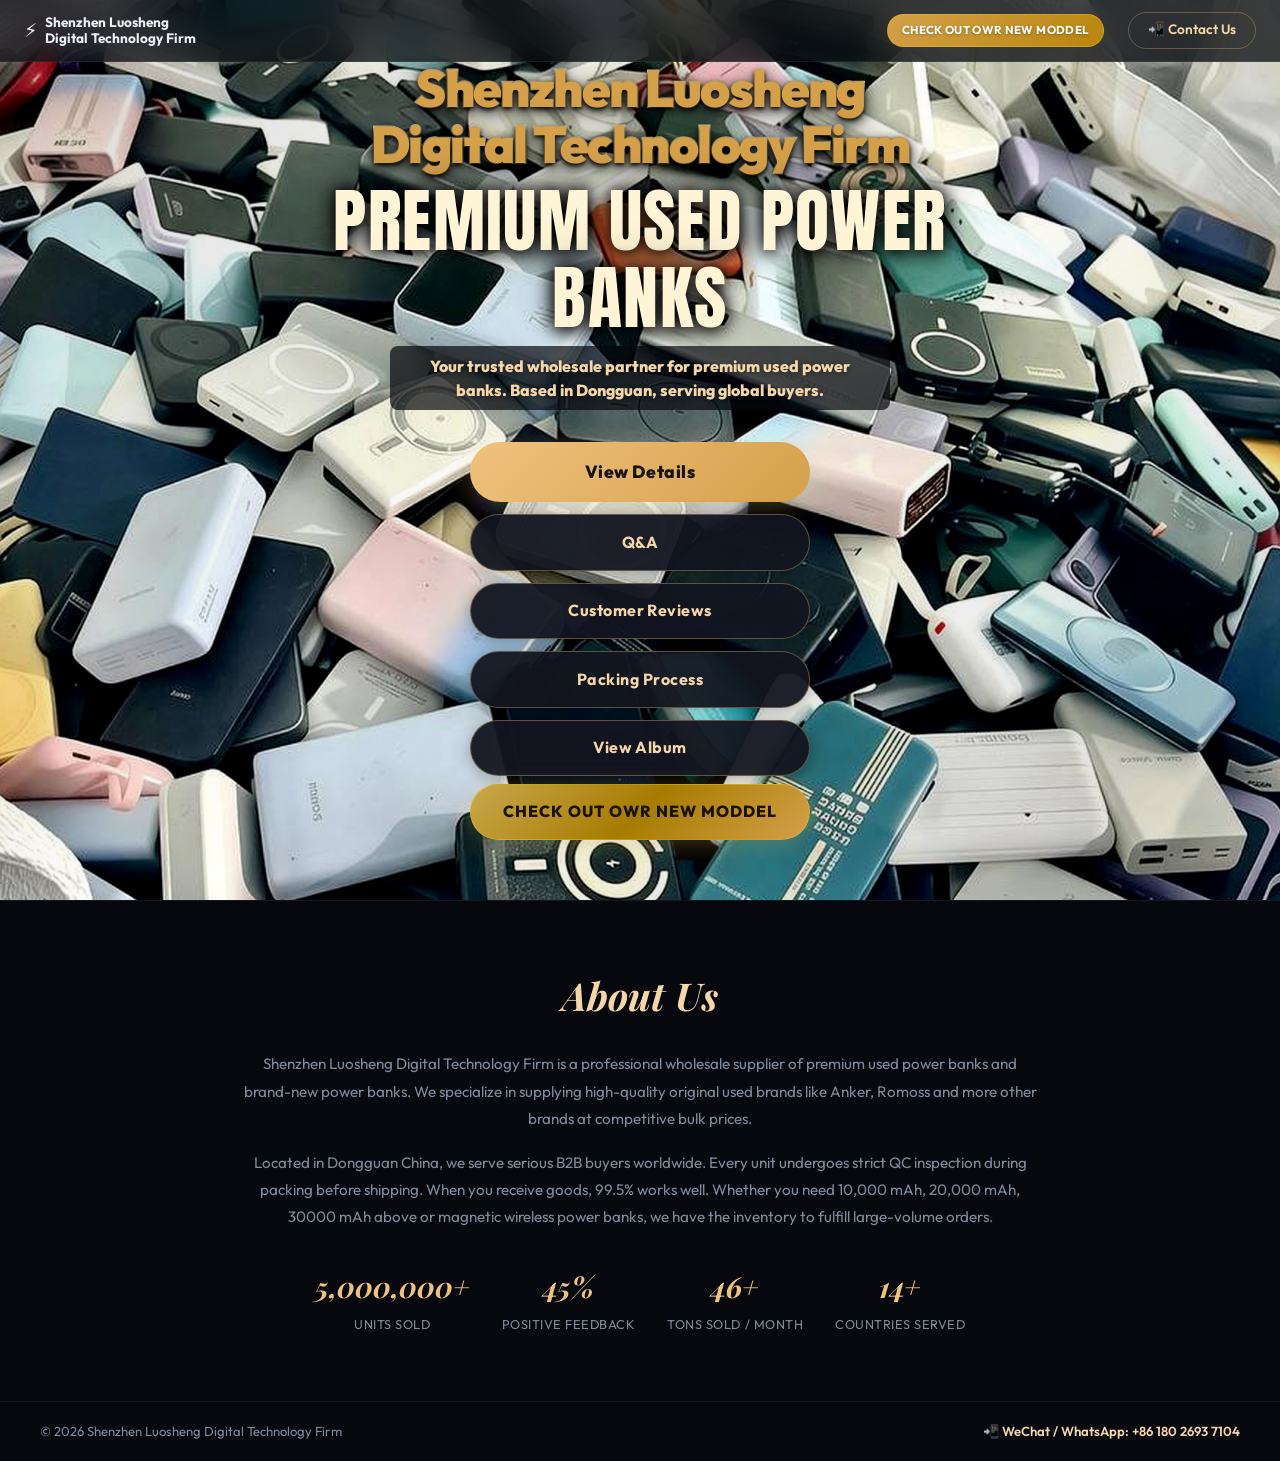
<file: index.html>
<!DOCTYPE html>
<html lang="en">
<head>
  <meta charset="UTF-8" />
  <meta name="viewport" content="width=device-width, initial-scale=1.0" />
  <title>Shenzhen Luosheng Digital Technology Firm</title>
  <link rel="preconnect" href="https://fonts.googleapis.com" />
  <link href="https://fonts.googleapis.com/css2?family=Outfit:wght@300..900&family=Playfair+Display:ital,wght@0,600..900;1,600..900&family=Anton&display=swap" rel="stylesheet" />
  <link rel="preload" href="bg-hero.jpg" as="image" fetchpriority="high" />
  <link rel="stylesheet" href="style.css?v=3" />
</head>
<body>

  <!-- ═══ HEADER ═══ -->
  <header class="header">
    <div class="header__inner">
      <a href="#" class="header__logo">
        <span class="header__logo-icon">⚡</span>
        <span>Shenzhen Luosheng<br />Digital Technology Firm</span>
      </a>
      <nav class="header__nav">
        <a href="javascript:void(0)" class="header__cta header__cta--new" onclick="openComingSoon()">CHECK OUT OWR NEW MODDEL</a>
        <a href="https://wa.me/8618026937104" target="_blank" class="header__cta">📲 Contact Us</a>
      </nav>
      <button class="header__burger" aria-label="Menu">
        <span></span><span></span><span></span>
      </button>
    </div>
  </header>

  <!-- ═══ HERO ═══ -->
  <section class="hero" id="hero">
    <div class="hero__bg"></div>
    <div class="hero__overlay"></div>
    <div class="hero__content">
      <h1 class="hero__title">Shenzhen Luosheng<br />Digital Technology Firm</h1>
      <p class="hero__sub">Premium Used Power Banks</p>
      <p class="hero__tagline">Your trusted wholesale partner for premium used power banks. Based in Dongguan, serving global buyers.</p>
      <div class="hero__buttons">
        <a href="details.html" class="btn btn--primary">View Details</a>
        <a href="qa.html" class="btn btn--secondary">Q&amp;A</a>
        <a href="customer-reviews.html" class="btn btn--secondary">Customer Reviews</a>
        <a href="reviews.html" class="btn btn--secondary">Packing Process</a>
        <a href="album.html" class="btn btn--secondary">View Album</a>
      </div>
      <a href="javascript:void(0)" class="btn btn--new-model" onclick="openComingSoon()">CHECK OUT OWR NEW MODDEL</a>
    </div>
  </section>

  <!-- ═══ ABOUT ═══ -->
  <section class="about" id="about">
    <div class="about__inner">
      <h2 class="about__title reveal">About Us</h2>
      <div class="about__content">
        <p class="reveal reveal-delay-1">Shenzhen Luosheng Digital Technology Firm is a professional wholesale supplier of premium used power banks and brand-new power banks. We specialize in supplying high-quality original used brands like Anker, Romoss and more other brands at competitive bulk prices.</p>
        <p class="reveal reveal-delay-2">Located in Dongguan China, we serve serious B2B buyers worldwide. Every unit undergoes strict QC inspection during packing before shipping. When you receive goods, 99.5% works well. Whether you need 10,000 mAh, 20,000 mAh, 30000 mAh above or magnetic wireless power banks, we have the inventory to fulfill large-volume orders.</p>
      </div>
      <div class="about__stats">
        <div class="about__stat reveal reveal-delay-1">
          <span class="about__stat-num" data-no-count>5,000,000+</span>
          <span class="about__stat-label">Units Sold</span>
        </div>
        <div class="about__stat reveal reveal-delay-2">
          <span class="about__stat-num">98%</span>
          <span class="about__stat-label">Positive Feedback</span>
        </div>
        <div class="about__stat reveal reveal-delay-3">
          <span class="about__stat-num">100+</span>
          <span class="about__stat-label">Tons Sold / Month</span>
        </div>
        <div class="about__stat reveal reveal-delay-4">
          <span class="about__stat-num">30+</span>
          <span class="about__stat-label">Countries Served</span>
        </div>
      </div>
    </div>
  </section>

  <!-- ═══ FOOTER ═══ -->
  <footer class="footer">
    <div class="footer__inner">
      <p>&copy; 2026 Shenzhen Luosheng Digital Technology Firm</p>
      <p class="footer__contact">📲 WeChat / WhatsApp: +86 180 2693 7104</p>
    </div>
  </footer>

  <!-- ═══ COMING SOON POPUP ═══ -->
  <div class="modal-overlay" id="comingSoonModal" onclick="closeComingSoon(event)">
    <div class="modal-box">
      <button class="modal-close" onclick="closeComingSoon()">&times;</button>
      <div class="modal-icon">🚀</div>
      <h2 class="modal-title">Coming Soon</h2>
      <p class="modal-text">Our new model is on the way!<br/>Stay tuned for the launch.</p>
      <button class="modal-btn" onclick="closeComingSoon()">Got it!</button>
    </div>
  </div>

  <script src="script.js?v=2"></script>
</body>
</html>
</file>
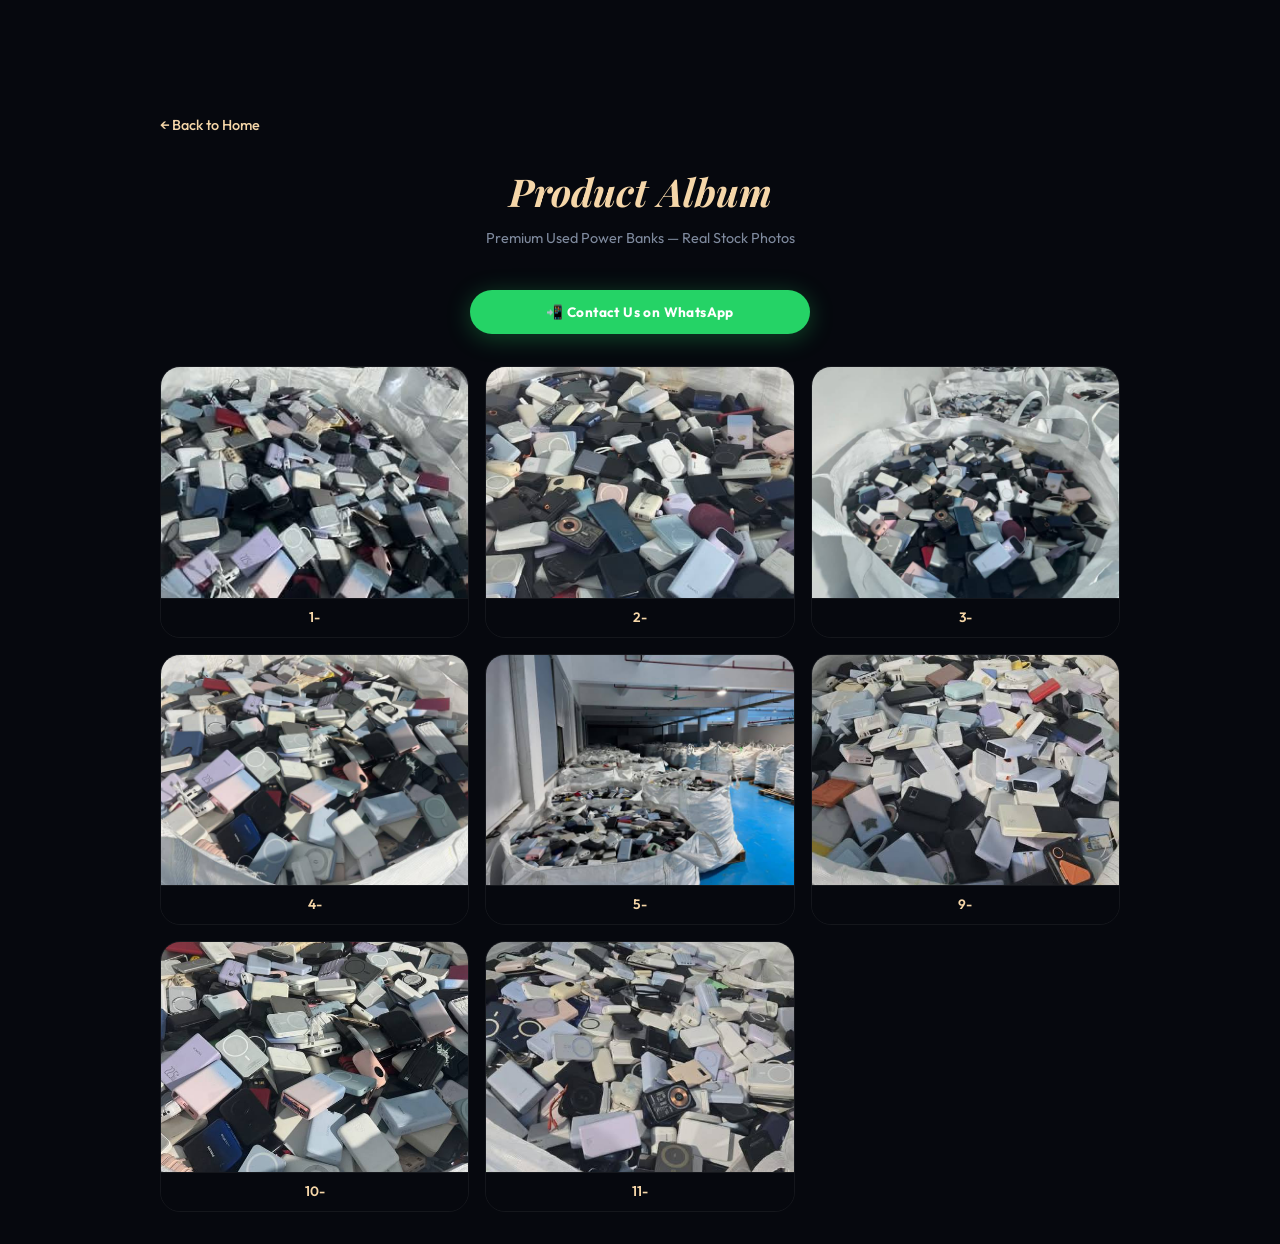
<file: album.html>
<!DOCTYPE html>
<html lang="en">
<head>
  <meta charset="UTF-8" />
  <meta name="viewport" content="width=device-width, initial-scale=1.0" />
  <title>Album — Premium Used Power Banks</title>
  <link rel="preconnect" href="https://fonts.googleapis.com" />
  <link href="https://fonts.googleapis.com/css2?family=Outfit:wght@300..900&family=Playfair+Display:ital,wght@0,600..900;1,600..900&display=swap" rel="stylesheet" />
  <link rel="stylesheet" href="style.css" />
  <style>
    .page-album{min-height:100vh;padding:7rem 1.5rem 2rem;background:var(--bg)}
    .album-header{text-align:center;margin-bottom:2.5rem}
    .album-header h1{font-family:'Playfair Display',serif;font-size:clamp(1.6rem,4vw,2.4rem);font-weight:700;font-style:italic;color:var(--gold-light)}
    .album-header p{color:var(--text-muted);font-size:0.9rem;margin-top:0.3rem}
    .album-grid{display:grid;grid-template-columns:repeat(auto-fit,minmax(280px,1fr));gap:1rem;max-width:960px;margin:0 auto}
    .album-card{border-radius:20px;overflow:hidden;border:1px solid var(--border);background:var(--bg-card);transition:transform 0.35s,box-shadow 0.35s}
    .album-card:hover{transform:translateY(-4px);box-shadow:0 16px 48px rgba(0,0,0,0.4)}
    .album-card img{width:100%;display:block;aspect-ratio:4/3;object-fit:cover}
    .album-card__label{display:block;padding:0.5rem 1rem;font-size:0.85rem;font-weight:600;color:var(--gold-light);background:var(--bg);text-align:center;border-top:1px solid var(--border)}
    .back-link{display:inline-flex;align-items:center;gap:0.4rem;color:var(--gold-light);text-decoration:none;font-size:0.9rem;font-weight:500;margin-bottom:1.5rem;transition:gap 0.3s}
    .back-link:hover{gap:0.7rem}
    @media(max-width:640px){.page-album{padding:5rem 0.75rem 1.5rem}}
  </style>
</head>
<body>
  <div class="page-album">
    <div style="max-width:960px;margin:0 auto">
      <a href="/" class="back-link">← Back to Home</a>
      <div class="album-header">
        <h1>Product Album</h1>
        <p>Premium Used Power Banks — Real Stock Photos</p>
      </div>
      <div style="text-align:center;margin-bottom:2rem">
        <a href="https://wa.me/8618026937104" target="_blank" class="btn btn--whatsapp" style="display:inline-flex;max-width:340px;padding:0.7rem 1.5rem;font-size:0.85rem">📲 Contact Us on WhatsApp</a>
      </div>
      <div class="album-grid">
        <div class="album-card">
          <img src="album-photo-1.jpg" alt="" loading="lazy" />
          <span class="album-card__label">1-</span>
        </div>
        <div class="album-card">
          <img src="album-photo-2.jpg" alt="" loading="lazy" />
          <span class="album-card__label">2-</span>
        </div>
        <div class="album-card">
          <img src="album-photo-3.jpg" alt="" loading="lazy" />
          <span class="album-card__label">3-</span>
        </div>
        <div class="album-card">
          <img src="album-photo-4.jpg" alt="" loading="lazy" />
          <span class="album-card__label">4-</span>
        </div>
        <div class="album-card">
          <img src="album-photo-5.jpg" alt="" loading="lazy" />
          <span class="album-card__label">5-</span>
        </div>
        <div class="album-card">
          <img src="album-photo-9.jpg" alt="" loading="lazy" />
          <span class="album-card__label">9-</span>
        </div>
        <div class="album-card">
          <img src="album-photo-10.jpg" alt="" loading="lazy" />
          <span class="album-card__label">10-</span>
        </div>
        <div class="album-card">
          <img src="album-photo-11.jpg" alt="" loading="lazy" />
          <span class="album-card__label">11-</span>
        </div>
      </div>
    </div>
  </div>
</body>
</html>
</file>
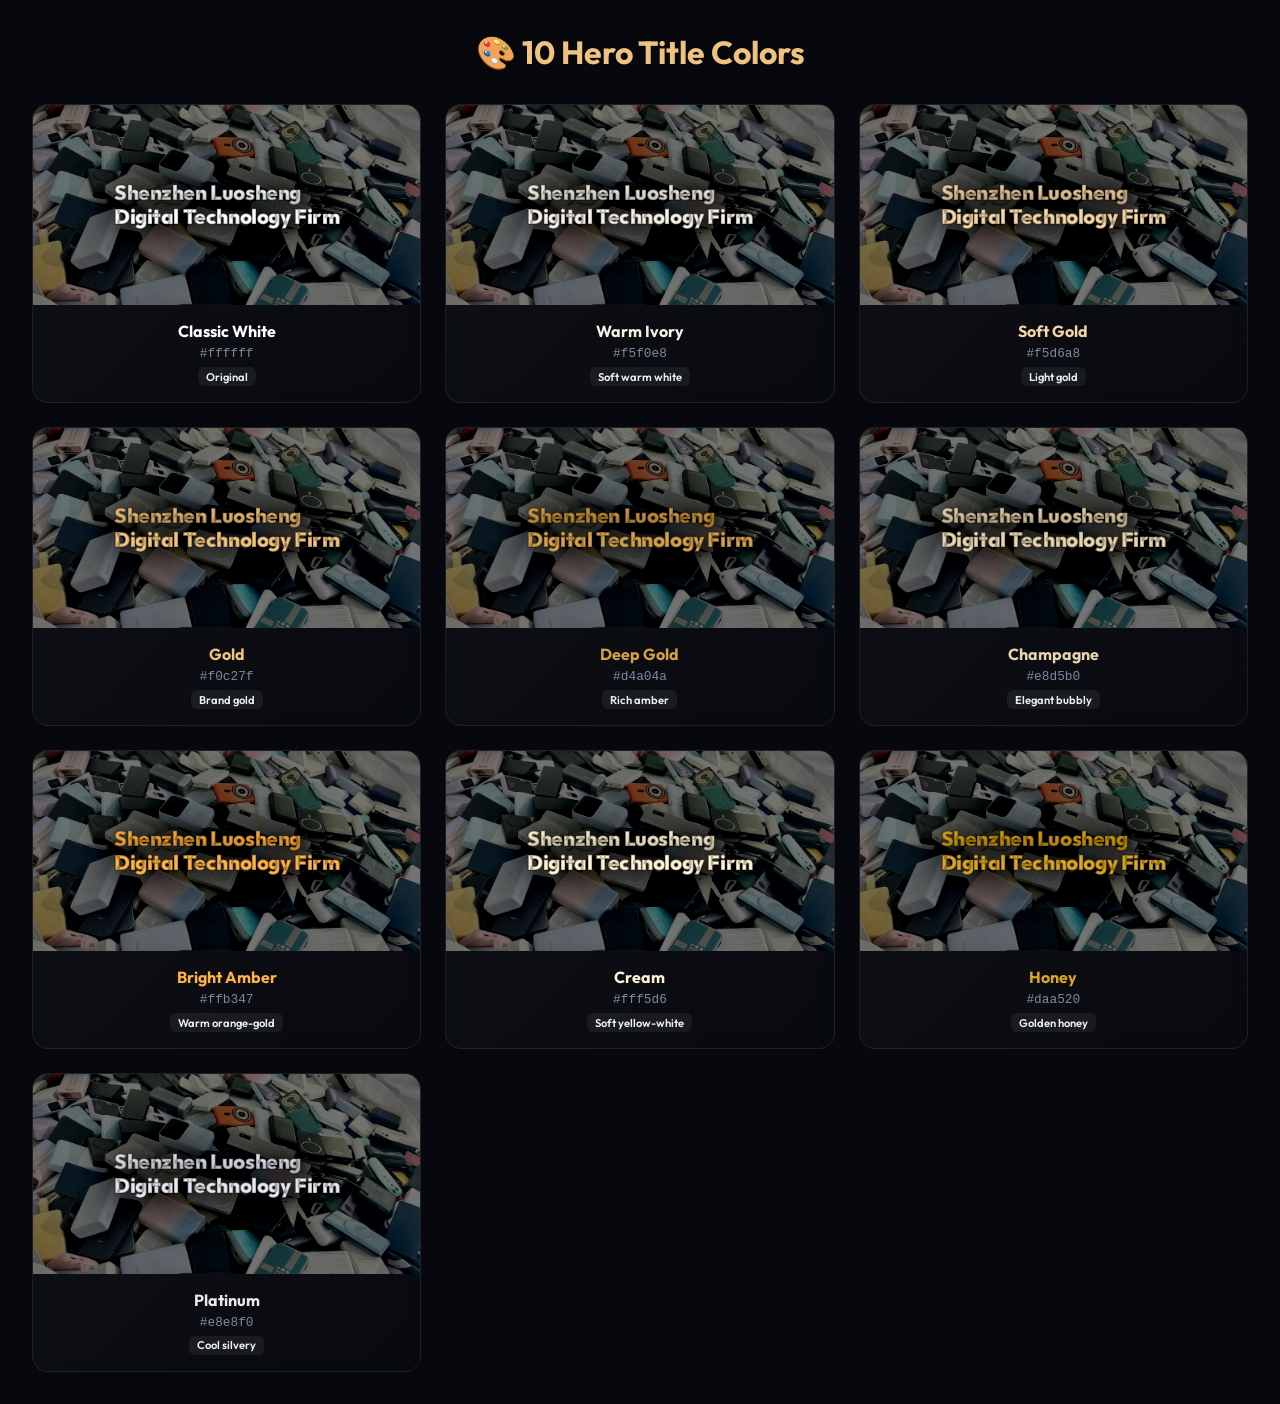
<file: color-preview.html>
<!DOCTYPE html>
<html lang="en">
<head>
  <meta charset="UTF-8" />
  <meta name="viewport" content="width=device-width, initial-scale=1.0" />
  <title>Color Preview — Hero Title</title>
  <link rel="preconnect" href="https://fonts.googleapis.com" />
  <link href="https://fonts.googleapis.com/css2?family=Outfit:wght@300..900&family=Playfair+Display:ital,wght@0,600..900;1,600..900&display=swap" rel="stylesheet" />
  <style>
    *{margin:0;padding:0;box-sizing:border-box}
    body{font-family:'Outfit',sans-serif;background:#06080e;color:#eaeef5;padding:2rem}
    h1{text-align:center;font-size:2rem;margin-bottom:2rem;color:var(--gold,#f0c27f)}
    .grid{display:grid;grid-template-columns:repeat(auto-fit,minmax(340px,1fr));gap:1.5rem;max-width:1400px;margin:0 auto}
    .card{
      background:linear-gradient(135deg,rgba(255,255,255,0.04),rgba(255,255,255,0.01));
      border:1px solid rgba(255,255,255,0.08);
      border-radius:16px;overflow:hidden;
      backdrop-filter:blur(8px);
      transition:transform 0.3s;
    }
    .card:hover{transform:translateY(-4px)}
    .card__preview{
      position:relative;width:100%;height:200px;
      display:flex;align-items:center;justify-content:center;
      overflow:hidden;
    }
    .card__preview img{
      position:absolute;inset:0;width:100%;height:100%;object-fit:cover;
      filter:brightness(0.45);
    }
    .card__text{
      position:relative;z-index:2;text-align:center;padding:1rem;
    }
    .card__preview h2{
      font-family:'Outfit',sans-serif;
      font-size:1.3rem;font-weight:900;
      line-height:1.15;letter-spacing:-0.02em;
      position:relative;z-index:2;
      text-shadow:
        0 0 20px rgba(0,0,0,0.9),
        0 0 60px rgba(0,0,0,0.6),
        0 4px 30px rgba(0,0,0,0.8);
      -webkit-text-stroke:1.5px rgba(0,0,0,0.3);
    }
    .card__info{padding:1rem;text-align:center}
    .card__info .name{font-size:1rem;font-weight:700;color:var(--gold,#f0c27f);margin-bottom:0.3rem}
    .card__info .hex{font-size:0.8rem;color:#7f8a9e;font-family:monospace}
    .tag{display:inline-block;margin-top:0.4rem;padding:0.15rem 0.5rem;border-radius:6px;font-size:0.7rem;font-weight:600;background:rgba(255,255,255,0.06);color:var(--gold-light)}
  </style>
</head>
<body>
  <h1>🎨 10 Hero Title Colors</h1>
  <div class="grid" id="grid"></div>
  <script>
    const colors = [
      { name: "Classic White", color: "#ffffff", note: "Original" },
      { name: "Warm Ivory", color: "#f5f0e8", note: "Soft warm white" },
      { name: "Soft Gold", color: "#f5d6a8", note: "Light gold" },
      { name: "Gold", color: "#f0c27f", note: "Brand gold" },
      { name: "Deep Gold", color: "#d4a04a", note: "Rich amber" },
      { name: "Champagne", color: "#e8d5b0", note: "Elegant bubbly" },
      { name: "Bright Amber", color: "#ffb347", note: "Warm orange-gold" },
      { name: "Cream", color: "#fff5d6", note: "Soft yellow-white" },
      { name: "Honey", color: "#daa520", note: "Golden honey" },
      { name: "Platinum", color: "#e8e8f0", note: "Cool silvery" }
    ];

    const grid = document.getElementById('grid');
    
    colors.forEach(c => {
      const card = document.createElement('div');
      card.className = 'card';
      card.innerHTML = `
        <div class="card__preview">
          <img src="bg-hero.jpg" alt="" loading="lazy" />
          <h2 style="color:${c.color}">Shenzhen Luosheng<br/>Digital Technology Firm</h2>
        </div>
        <div class="card__info">
          <div class="name" style="color:${c.color}">${c.name}</div>
          <div class="hex">${c.color}</div>
          <span class="tag">${c.note}</span>
        </div>
      `;
      grid.appendChild(card);
    });
  </script>
</body>
</html>
</file>
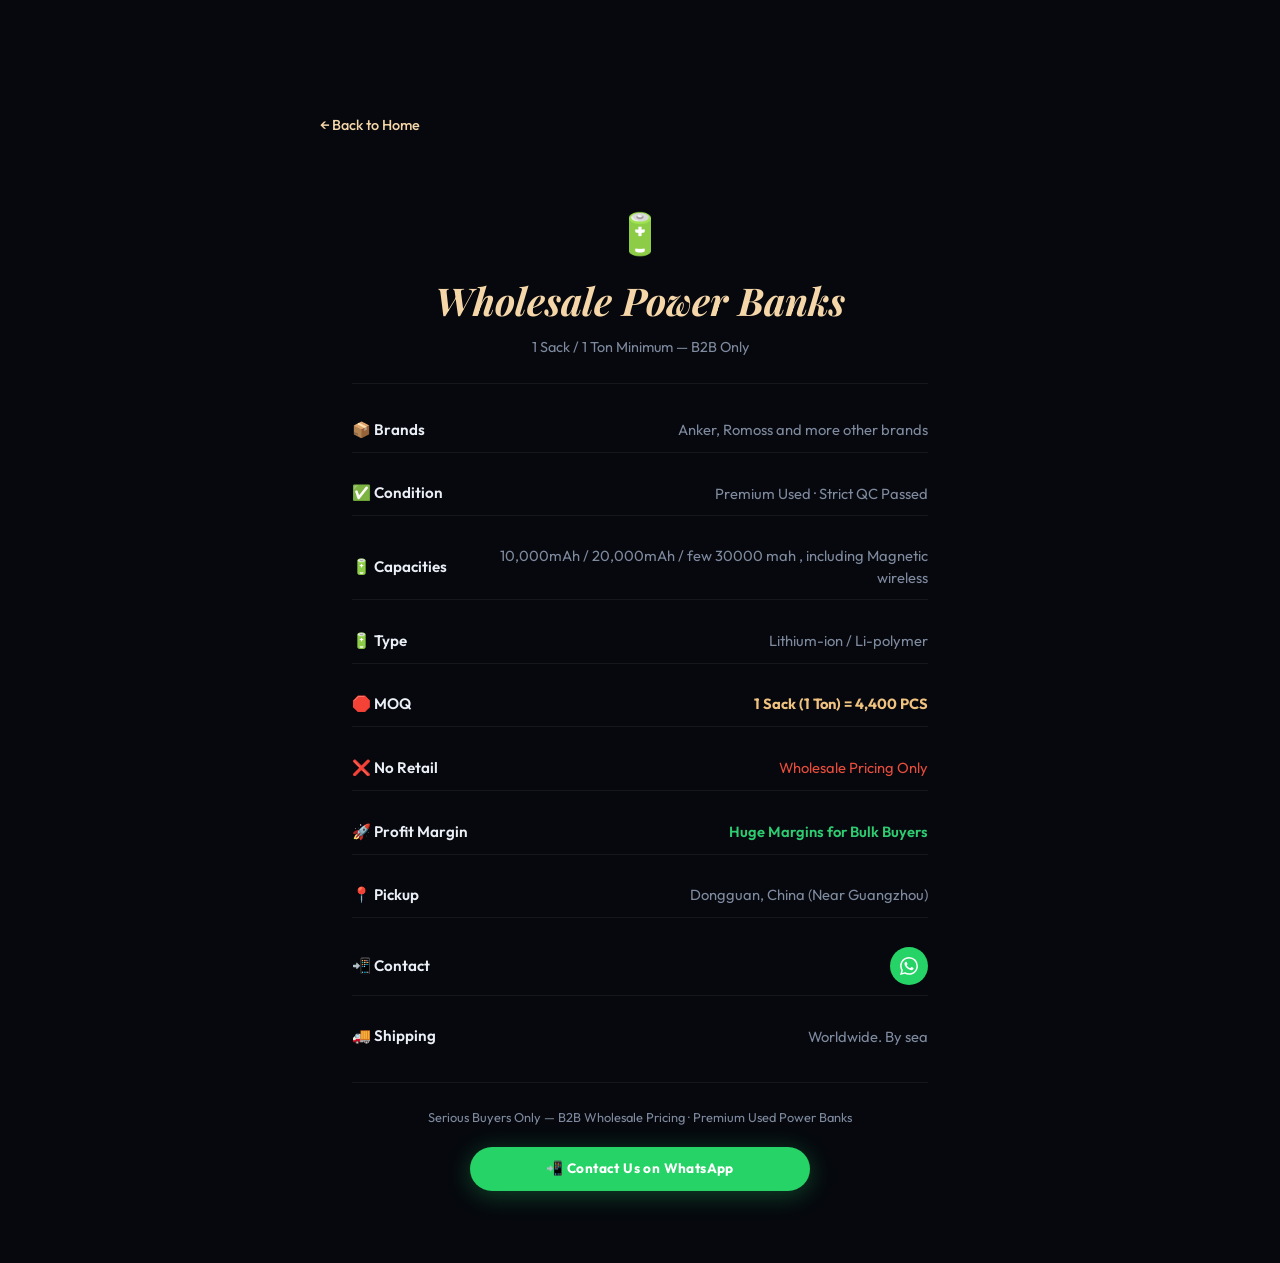
<file: details.html>
<!DOCTYPE html>
<html lang="en">
<head>
  <meta charset="UTF-8" />
  <meta name="viewport" content="width=device-width, initial-scale=1.0" />
  <title>Details — Premium Used Power Banks</title>
  <link rel="preconnect" href="https://fonts.googleapis.com" />
  <link href="https://fonts.googleapis.com/css2?family=Outfit:wght@300..900&family=Playfair+Display:ital,wght@0,600..900;1,600..900&display=swap" rel="stylesheet" />
  <link rel="stylesheet" href="style.css" />
  <style>
    .page-details{min-height:100vh;display:flex;align-items:center;justify-content:center;padding:7rem 1.5rem 2rem;background:var(--bg)}
    .page-details .card--glass{max-width:640px;width:100%}
    .back-link{display:inline-flex;align-items:center;gap:0.4rem;color:var(--gold-light);text-decoration:none;font-size:0.9rem;font-weight:500;margin-bottom:1.5rem;transition:gap 0.3s}
    .back-link:hover{gap:0.7rem}
    .page-header{text-align:center;margin-bottom:0}
    .page-header h1{font-family:'Playfair Display',serif;font-size:clamp(1.6rem,4vw,2.4rem);font-weight:700;font-style:italic;color:var(--gold-light);margin-bottom:0.3rem}
    .page-header p{color:var(--text-muted);font-size:0.9rem}
    .card__list{display:flex;flex-direction:column;gap:1.2rem}
    .card__item{display:flex;justify-content:space-between;align-items:center;padding:0.6rem 0;border-bottom:1px solid var(--border);gap:1.5rem}
    .card__item:last-child{border-bottom:none}
    .card__tag{font-weight:600;font-size:0.95rem;color:var(--text);white-space:nowrap;min-width:110px}
    .card__value{font-size:0.92rem;color:var(--text-muted);text-align:right;line-height:1.5}
    .card__item--highlight .card__value{color:#f0c27f;font-weight:700}
    .card__item--warn .card__value{color:#e74c3c}
    .card__item--profit .card__value{color:#2ecc71;font-weight:600}
    .card__item--contact .card__value{color:var(--gold-light);font-weight:600}
    .contact-wa-link{display:inline-flex;align-items:center;justify-content:center;background:#25D366;color:#fff;width:38px;height:38px;border-radius:50%;text-decoration:none;transition:all 0.3s}
    .contact-wa-link:hover{background:#20bd5a;transform:translateY(-1px);box-shadow:0 4px 16px rgba(37,211,102,0.3)}
    .contact-wa-link svg{display:block}
    @media(max-width:640px){.page-details{padding:5rem 0.75rem 1.5rem}}
  </style>
</head>
<body>
  <div class="page-details">
    <div style="max-width:640px;width:100%">
      <a href="/" class="back-link">← Back to Home</a>
      <div class="card--glass" style="padding:2.5rem 2rem">
        <div class="page-header">
          <span style="font-size:2.5rem;display:block;margin-bottom:0.3rem">🔋</span>
          <h1>Wholesale Power Banks</h1>
          <p>1 Sack / 1 Ton Minimum — B2B Only</p>
        </div>
        <div style="height:1px;background:var(--border);margin:1.5rem 0"></div>
        <div class="card__list">
          <div class="card__item"><span class="card__tag">📦 Brands</span><span class="card__value">Anker, Romoss and more other brands</span></div>
          <div class="card__item"><span class="card__tag">✅ Condition</span><span class="card__value">Premium Used · Strict QC Passed</span></div>
          <div class="card__item"><span class="card__tag">🔋 Capacities</span><span class="card__value">10,000mAh / 20,000mAh / few 30000 mah , including Magnetic wireless</span></div>
          <div class="card__item"><span class="card__tag">🔋 Type</span><span class="card__value">Lithium-ion / Li-polymer</span></div>
          <div class="card__item card__item--highlight"><span class="card__tag">🛑 MOQ</span><span class="card__value">1 Sack (1 Ton) = 4,400 PCS</span></div>
          <div class="card__item card__item--warn"><span class="card__tag">❌ No Retail</span><span class="card__value">Wholesale Pricing Only</span></div>
          <div class="card__item card__item--profit"><span class="card__tag">🚀 Profit Margin</span><span class="card__value">Huge Margins for Bulk Buyers</span></div>
          <div class="card__item"><span class="card__tag">📍 Pickup</span><span class="card__value">Dongguan, China (Near Guangzhou)</span></div>
          <div class="card__item card__item--contact"><span class="card__tag">📲 Contact</span><span class="card__value"><a href="https://wa.me/8618026937104?text=Hi%20there%2C%20I%27m%20interested%20in%20your%20premium%20used%20power%20banks%20wholesale" target="_blank" class="contact-wa-link" title="Chat on WhatsApp"><svg viewBox="0 0 24 24" width="18" height="18" fill="white"><path d="M17.472 14.382c-.297-.149-1.758-.867-2.03-.967-.273-.099-.471-.148-.67.15-.197.297-.767.966-.94 1.164-.173.199-.347.223-.644.075-.297-.15-1.255-.463-2.39-1.475-.883-.788-1.48-1.761-1.653-2.059-.173-.297-.018-.458.13-.606.134-.133.298-.347.446-.52.149-.174.198-.298.298-.497.099-.198.05-.371-.025-.52-.075-.149-.669-1.612-.916-2.207-.242-.579-.487-.5-.669-.51-.173-.008-.371-.01-.57-.01-.198 0-.52.074-.792.372-.272.297-1.04 1.016-1.04 2.479 0 1.462 1.065 2.875 1.213 3.074.149.198 2.096 3.2 5.077 4.487.709.306 1.262.489 1.694.625.712.227 1.36.195 1.871.118.571-.085 1.758-.719 2.006-1.413.248-.694.248-1.289.173-1.413-.074-.124-.272-.198-.57-.347m-5.421 7.403h-.004a9.87 9.87 0 01-5.031-1.378l-.361-.214-3.741.982.998-3.648-.235-.374a9.86 9.86 0 01-1.51-5.26c.001-5.45 4.436-9.884 9.888-9.884 2.64 0 5.122 1.03 6.988 2.898a9.825 9.825 0 012.893 6.994c-.003 5.45-4.437 9.884-9.885 9.884m8.413-18.297A11.815 11.815 0 0012.05 0C5.495 0 .16 5.335.157 11.892c0 2.096.547 4.142 1.588 5.945L.057 24l6.305-1.654a11.882 11.882 0 005.683 1.448h.005c6.554 0 11.89-5.335 11.893-11.893a11.821 11.821 0 00-3.48-8.413Z"/></svg></a></span></div>
          <div class="card__item"><span class="card__tag">🚚 Shipping</span><span class="card__value">Worldwide. By sea</span></div>
        </div>
        <div style="height:1px;background:var(--border);margin:1.5rem 0"></div>
        <p style="text-align:center;font-size:0.8rem;color:var(--text-muted)">Serious Buyers Only — B2B Wholesale Pricing · Premium Used Power Banks</p>
        <div style="text-align:center;margin-top:1.2rem">
          <a href="https://wa.me/8618026937104" target="_blank" class="btn btn--whatsapp" style="display:inline-flex;max-width:340px;margin:0 auto;padding:0.7rem 1.5rem;font-size:0.85rem">📲 Contact Us on WhatsApp</a>
        </div>
      </div>
    </div>
  </div>
</body>
</html>
</file>
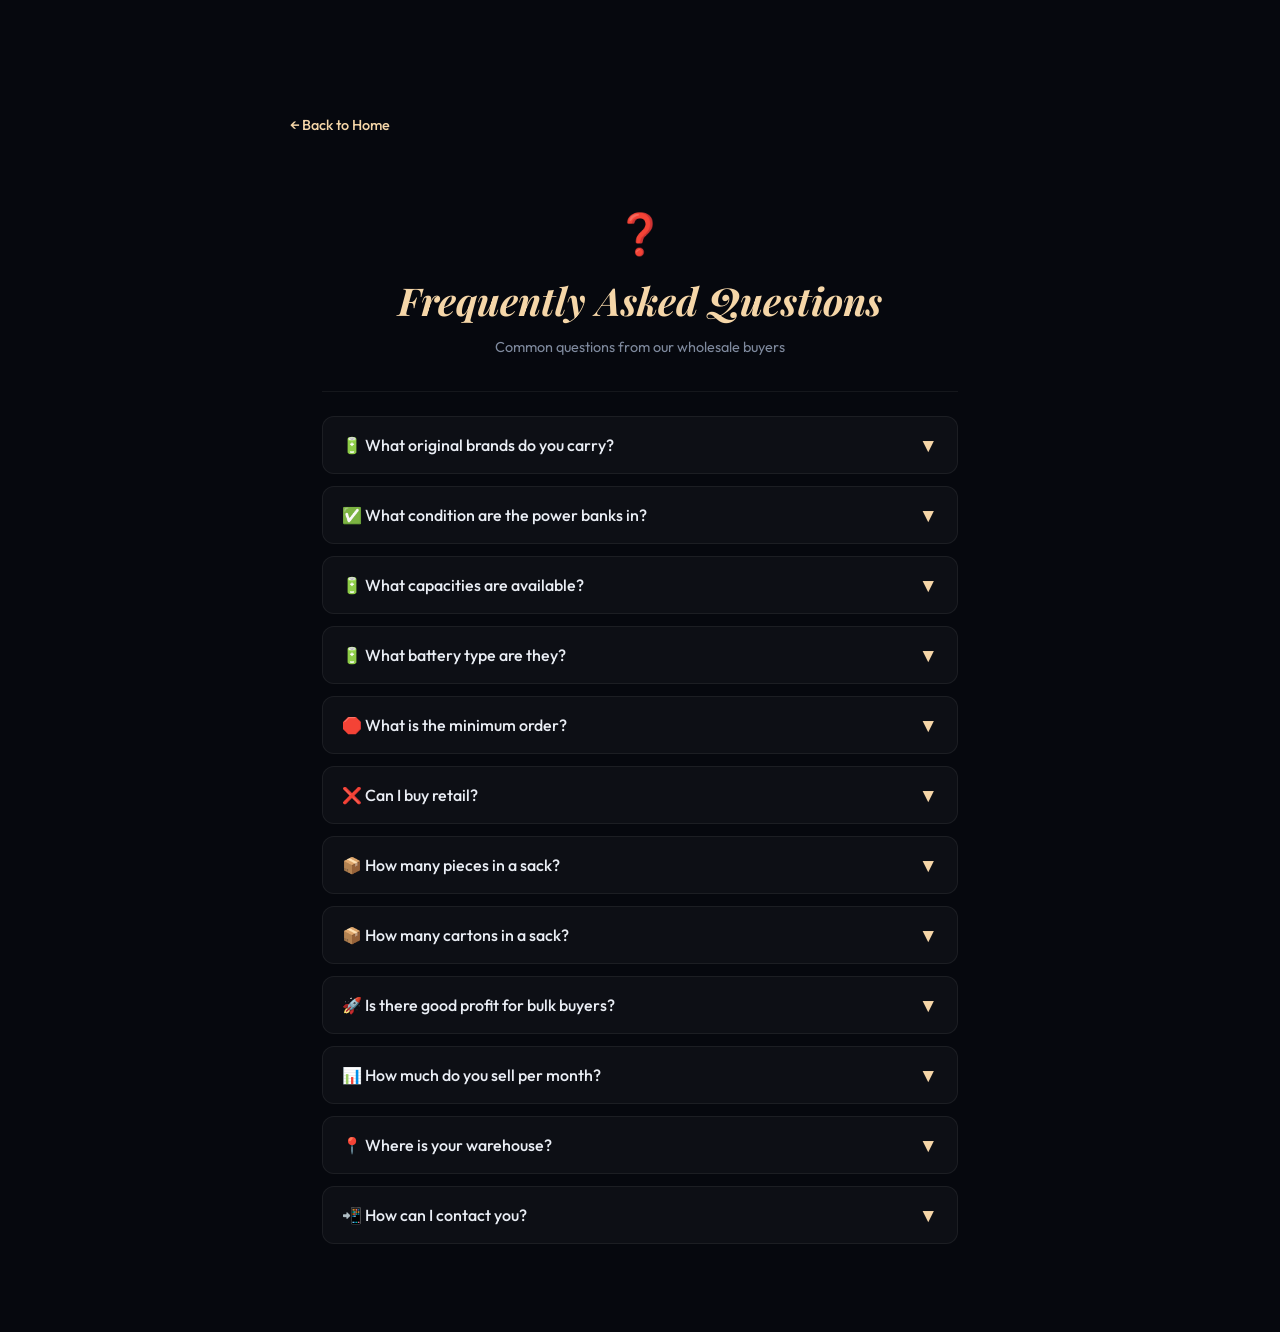
<file: qa.html>
<!DOCTYPE html>
<html lang="en">
<head>
  <meta charset="UTF-8" />
  <meta name="viewport" content="width=device-width, initial-scale=1.0" />
  <title>Q&A — Premium Used Power Banks</title>
  <link rel="preconnect" href="https://fonts.googleapis.com" />
  <link href="https://fonts.googleapis.com/css2?family=Outfit:wght@300..900&family=Playfair+Display:ital,wght@0,600..900;1,600..900&display=swap" rel="stylesheet" />
  <link rel="stylesheet" href="style.css" />
  <style>
    .page-qa{min-height:100vh;display:flex;align-items:center;justify-content:center;padding:7rem 1.5rem 3rem;background:var(--bg)}
    .page-qa .card--glass{max-width:700px;width:100%;padding:2.5rem 2rem}
    .back-link{display:inline-flex;align-items:center;gap:0.4rem;color:var(--gold-light);text-decoration:none;font-size:0.9rem;font-weight:500;margin-bottom:1.5rem;transition:gap 0.3s}
    .back-link:hover{gap:0.7rem}
    .qa-header{text-align:center;margin-bottom:2rem}
    .qa-header h1{font-family:'Playfair Display',serif;font-size:clamp(1.6rem,4vw,2.4rem);font-weight:700;font-style:italic;color:var(--gold-light);margin-bottom:0.3rem}
    .qa-header p{color:var(--text-muted);font-size:0.9rem}
    .qa-list{display:flex;flex-direction:column;gap:0.75rem}
    .qa-item{border:1px solid var(--border);border-radius:12px;overflow:hidden;background:rgba(255,255,255,0.03);transition:all 0.3s}
    .qa-item:hover{border-color:rgba(240,194,127,0.3)}
    .qa-q{width:100%;display:flex;align-items:center;justify-content:space-between;gap:1rem;padding:1rem 1.2rem;background:none;border:none;color:var(--text);font-family:'Outfit',sans-serif;font-size:1rem;font-weight:500;cursor:pointer;text-align:left;transition:color 0.3s}
    .qa-q:hover{color:var(--gold-light)}
    .qa-q .qa-icon{font-size:1.2rem;transition:transform 0.3s;flex-shrink:0;color:var(--gold-light)}
    .qa-item.active .qa-q .qa-icon{transform:rotate(180deg)}
    .qa-a{max-height:0;overflow:hidden;transition:max-height 0.4s ease,padding 0.4s ease}
    .qa-a-inner{padding:0 1.2rem 1rem;color:var(--text-muted);font-size:0.95rem;line-height:1.6;font-family:'Outfit',sans-serif}
    .qa-item.active .qa-a{max-height:300px}
    .qa-item.active .qa-a-inner{padding:0 1.2rem 1rem}
    @media(max-width:640px){.page-qa{padding:5rem 0.75rem 1.5rem}.qa-q{font-size:0.9rem;padding:0.85rem 1rem}}
  </style>
</head>
<body>
  <div class="page-qa">
    <div style="max-width:700px;width:100%">
      <a href="/" class="back-link">← Back to Home</a>
      <div class="card--glass">
        <div class="qa-header">
          <span style="font-size:2.5rem;display:block;margin-bottom:0.3rem">❓</span>
          <h1>Frequently Asked Questions</h1>
          <p>Common questions from our wholesale buyers</p>
        </div>
        <div style="height:1px;background:var(--border);margin:0 0 1.5rem"></div>
        <div class="qa-list">

          <div class="qa-item">
            <button class="qa-q">
              <span>🔋 What original brands do you carry?</span>
              <span class="qa-icon">▼</span>
            </button>
            <div class="qa-a">
              <div class="qa-a-inner">
                <strong>Anker, Romoss and more other brands</strong> — We stock top original brands of premium used power banks.
              </div>
            </div>
          </div>

          <div class="qa-item">
            <button class="qa-q">
              <span>✅ What condition are the power banks in?</span>
              <span class="qa-icon">▼</span>
            </button>
            <div class="qa-a">
              <div class="qa-a-inner">
                <strong>Premium Used</strong> — Strict QC passed. Every unit is inspected before shipping.
              </div>
            </div>
          </div>

          <div class="qa-item">
            <button class="qa-q">
              <span>🔋 What capacities are available?</span>
              <span class="qa-icon">▼</span>
            </button>
            <div class="qa-a">
              <div class="qa-a-inner">
                <strong>10,000mAh / 20,000mAh / few 30000 mah , including Magnetic wireless</strong>
              </div>
            </div>
          </div>

          <div class="qa-item">
            <button class="qa-q">
              <span>🔋 What battery type are they?</span>
              <span class="qa-icon">▼</span>
            </button>
            <div class="qa-a">
              <div class="qa-a-inner">
                <strong>Lithium-ion / Li-polymer</strong> — Standard rechargeable battery types used in modern power banks.
              </div>
            </div>
          </div>

          <div class="qa-item">
            <button class="qa-q">
              <span>🛑 What is the minimum order?</span>
              <span class="qa-icon">▼</span>
            </button>
            <div class="qa-a">
              <div class="qa-a-inner">
                <strong>1 Sack (1 Ton) = 4,400 PCS</strong> — Wholesale bulk orders only.
              </div>
            </div>
          </div>

          <div class="qa-item">
            <button class="qa-q">
              <span>❌ Can I buy retail?</span>
              <span class="qa-icon">▼</span>
            </button>
            <div class="qa-a">
              <div class="qa-a-inner">
                <strong>No.</strong> Wholesale only — B2B bulk pricing. No retail sales.
              </div>
            </div>
          </div>

          <div class="qa-item">
            <button class="qa-q">
              <span>📦 How many pieces in a sack?</span>
              <span class="qa-icon">▼</span>
            </button>
            <div class="qa-a">
              <div class="qa-a-inner">
                <strong>4,400 PCS</strong> — Approximately 4,400 pieces per sack (1 ton).
              </div>
            </div>
          </div>

          <div class="qa-item">
            <button class="qa-q">
              <span>📦 How many cartons in a sack?</span>
              <span class="qa-icon">▼</span>
            </button>
            <div class="qa-a">
              <div class="qa-a-inner">
                <strong>32 cartons</strong> in general, each carton contains approximately 130–140 pieces.
              </div>
            </div>
          </div>

          <div class="qa-item">
            <button class="qa-q">
              <span>🚀 Is there good profit for bulk buyers?</span>
              <span class="qa-icon">▼</span>
            </button>
            <div class="qa-a">
              <div class="qa-a-inner">
                <strong>Huge Margins!</strong> Our wholesale pricing is designed for serious bulk buyers to maximize profits.
              </div>
            </div>
          </div>

          <div class="qa-item">
            <button class="qa-q">
              <span>📊 How much do you sell per month?</span>
              <span class="qa-icon">▼</span>
            </button>
            <div class="qa-a">
              <div class="qa-a-inner">
                We sell over <strong>100+ tons per month</strong> — trusted by serious B2B buyers worldwide.
              </div>
            </div>
          </div>

          <div class="qa-item">
            <button class="qa-q">
              <span>📍 Where is your warehouse?</span>
              <span class="qa-icon">▼</span>
            </button>
            <div class="qa-a">
              <div class="qa-a-inner">
                <strong>Dongguan, China</strong> — Near Guangzhou, easily accessible for worldwide shipping.
              </div>
            </div>
          </div>

          <div class="qa-item">
            <button class="qa-q">
              <span>📲 How can I contact you?</span>
              <span class="qa-icon">▼</span>
            </button>
            <div class="qa-a">
              <div class="qa-a-inner">
                <strong>WeChat / WhatsApp: +86 180 2693 7104</strong> — Message us anytime for bulk pricing and inquiries.
              </div>
            </div>
          </div>

        </div>
      </div>
    </div>
  </div>

  <script>
    document.addEventListener('DOMContentLoaded', function() {
      document.querySelectorAll('.qa-q').forEach(function(btn) {
        btn.addEventListener('click', function() {
          const item = this.closest('.qa-item');
          const isActive = item.classList.contains('active');
          document.querySelectorAll('.qa-item.active').forEach(function(el) {
            el.classList.remove('active');
          });
          if (!isActive) item.classList.add('active');
        });
      });
    });
  </script>
</body>
</html>
</file>
<file: style.css>
/* ═══════════════════════════════════════════
   PREMIUM USED POWER BANKS — Homepage
   ═══════════════════════════════════════════ */

*,*::before,*::after{margin:0;padding:0;box-sizing:border-box}

:root{
  --gold:#f0c27f;
  --gold-light:#f5d6a8;
  --gold-dark:#d4a04a;
  --accent:#ffd700;
  --bg:#06080e;
  --text:#eaeef5;
  --text-muted:#7f8a9e;
  --border:rgba(255,255,255,0.06);
}

html{scroll-behavior:smooth}
body{
  font-family:'Outfit','Inter',system-ui,-apple-system,sans-serif;
  background:var(--bg);color:var(--text);
  overflow-x:hidden;line-height:1.6;
  -webkit-font-smoothing:antialiased;
}

/* ─── HEADER ─── */
.header{
  position:fixed;top:0;left:0;right:0;z-index:100;
  padding:0.75rem 1.5rem;
  background:rgba(6,8,14,0.75);
  backdrop-filter:blur(20px) saturate(1.5);
  -webkit-backdrop-filter:blur(20px) saturate(1.5);
  border-bottom:1px solid var(--border);
}
.header__inner{max-width:1280px;margin:0 auto;display:flex;align-items:center;justify-content:space-between}
.header__logo{display:flex;align-items:center;gap:0.5rem;text-decoration:none;color:var(--text);font-weight:700;font-size:0.85rem;line-height:1.2}
.header__logo-icon{font-size:1.2rem;flex-shrink:0}
.header__nav{display:flex;align-items:center;gap:1.5rem}
.header__cta{text-decoration:none;color:var(--gold-light);font-size:0.85rem;font-weight:600;padding:0.4rem 1.2rem;border:1px solid rgba(240,194,127,0.3);border-radius:100px;transition:all 0.3s}
.header__cta:hover{background:rgba(240,194,127,0.08);border-color:var(--gold-light)}
.header__cta--new{
  background:linear-gradient(135deg,#d4a04a,#b8860b);
  border-color:rgba(255,215,0,0.3);
  color:#fff;font-weight:700;
  letter-spacing:0.03em;
  font-size:0.72rem;
  padding:0.4rem 0.9rem;
  text-shadow:0 1px 3px rgba(0,0,0,0.3);
}
.header__cta--new:hover{background:linear-gradient(135deg,#e6b422,#c9950a);border-color:var(--gold-light);transform:scale(1.03)}
.header__burger{display:none;background:none;border:none;cursor:pointer;flex-direction:column;gap:4px;padding:4px}
.header__burger span{display:block;width:20px;height:2px;background:var(--text);border-radius:2px}
@media(max-width:640px){
  .header{padding:0.55rem 1rem}
  .header__logo{font-size:0.7rem;line-height:1.15}
  .header__logo-icon{font-size:1rem}
  .header__nav{display:none}
  .header__burger{display:flex}
}

/* ─── HERO ─── */
.hero{
  position:relative;width:100%;height:100vh;
  display:flex;align-items:center;justify-content:center;
  overflow:hidden;
}
.hero__bg{
  position:absolute;inset:0;
  background:url('bg-hero.jpg') center/cover no-repeat;
  z-index:0;
  filter:none;
  -webkit-filter:none;
  transform:scale(1.05);
  will-change:transform;
}
.hero__overlay{
  position:absolute;inset:0;z-index:1;
  background:linear-gradient(135deg,
    rgba(0,0,0,0.15) 0%,
    transparent 50%,
    rgba(0,0,0,0.15) 100%
  );
}
.hero__content{
  position:relative;z-index:2;text-align:center;padding:2rem;max-width:800px;
}
.hero__title{
  font-family:'Outfit','Inter',sans-serif;
  font-size:clamp(2.2rem,7vw,4.5rem);
  font-weight:900;
  line-height:1.1;letter-spacing:-0.03em;
  color:#d4a04a;
  -webkit-text-stroke:3px #fceabb;
  paint-order:stroke fill;
  text-shadow:
    0 2px 4px rgba(0,0,0,0.95),
    0 4px 12px rgba(0,0,0,0.8),
    0 8px 30px rgba(0,0,0,0.6);
  margin-bottom:0.4rem;
  opacity:0;transform:translateY(40px);
  animation:fadeUp 1s cubic-bezier(0.23,1,0.32,1) 0.2s forwards;
}
.hero__sub{
  font-family:'Anton','Impact',sans-serif;
  font-size:clamp(4rem,12vw,6rem);
  font-weight:400;
  line-height:1.1;
  color:#fff5d6;
  letter-spacing:0.02em;
  text-transform:uppercase;
  text-shadow:
    0 0 15px rgba(0,0,0,0.9),
    0 0 40px rgba(0,0,0,0.5),
    0 2px 20px #000;
  margin:0.8rem 0;
  opacity:0;transform:translateY(30px);
  animation:fadeUp 1s cubic-bezier(0.23,1,0.32,1) 0.4s forwards;
}
/* Big on phones, smaller on PC */
@media(min-width:768px){
  .hero__sub{font-size:clamp(2.8rem,5.5vw,4.5rem);margin:0.6rem 0}
  .hero__title{font-size:clamp(2.2rem,4vw,3.2rem);-webkit-text-stroke:2px #fceabb}
  .hero__tagline{font-size:clamp(0.7rem,1vw,0.85rem);max-width:420px;padding:0.35rem 0.8rem}
  .hero__buttons{gap:0.75rem;margin-top:1.5rem}
  .btn{padding:0.9rem 2rem;font-size:1rem;max-width:340px}
  .btn--primary{font-size:1.1rem;padding:1rem 2.2rem}
}
.hero__tagline{
  font-size:clamp(0.85rem,1.4vw,1rem);
  color:var(--gold-light);
  font-family:'Outfit',sans-serif;
  font-weight:800;line-height:1.5;
  max-width:500px;margin:0 auto;
  padding:0.5rem 1rem;
  background:rgba(6,8,14,0.7);
  border-radius:8px;
  display:inline-block;
  text-shadow:
    0 1px 4px rgba(0,0,0,0.5);
  opacity:0;transform:translateY(20px);
  animation:fadeUp 1s cubic-bezier(0.23,1,0.32,1) 0.6s forwards;
}
@keyframes fadeUp{
  to{opacity:1;transform:translateY(0)}
}
@media(max-width:640px){.hero{padding-top:52px}}

/* ─── Buttons ─── */
.hero__buttons{display:flex;flex-direction:column;gap:0.75rem;align-items:center;margin-top:2rem}
.btn{
  display:inline-flex;align-items:center;justify-content:center;
  padding:0.9rem 2rem;border-radius:50px;
  font-family:'Outfit',sans-serif;font-size:1rem;font-weight:700;
  text-decoration:none;text-align:center;
  transition:all 0.3s cubic-bezier(0.23,1,0.32,1);
  width:100%;max-width:340px;
  letter-spacing:0.03em;
  opacity:0;transform:translateY(30px);
  animation:fadeUp 0.8s cubic-bezier(0.23,1,0.32,1) var(--btn-delay,0.8s) forwards;
}
.hero__buttons .btn:nth-child(1){--btn-delay:0.8s}
.hero__buttons .btn:nth-child(2){--btn-delay:0.95s}
.hero__buttons .btn:nth-child(3){--btn-delay:1.1s}
.hero__buttons .btn:nth-child(4){--btn-delay:1.25s}
.hero__buttons .btn:nth-child(5){--btn-delay:1.4s}

.btn--primary{
  background:linear-gradient(135deg,var(--gold),var(--gold-dark));
  color:#1a1206;box-shadow:0 4px 24px rgba(240,194,127,0.3);
  font-size:1.1rem;padding:1rem 2.2rem;font-weight:800;
}
.btn--primary:hover{transform:translateY(-3px);box-shadow:0 10px 40px rgba(240,194,127,0.4)}
.btn--secondary{
  background:rgba(18,22,32,0.95);
  border:1px solid rgba(240,194,127,0.35);
  color:var(--gold-light);
  box-shadow:0 2px 16px rgba(0,0,0,0.3);
}
.btn--secondary:hover{background:#1a1f2e;border-color:var(--gold);transform:translateY(-3px);box-shadow:0 6px 24px rgba(240,194,127,0.15)}
.btn--new-model{
  background:linear-gradient(135deg,#c9a84c,#a67c00,#d4a04a);
  color:#1a1206;font-weight:800;font-size:1rem;
  box-shadow:0 4px 24px rgba(201,168,76,0.3);
  margin-top:0.5rem;
  animation-delay:1.5s;
  border:1px solid rgba(255,215,0,0.25);
  letter-spacing:0.06em;
  text-transform:uppercase;
}
.btn--new-model:hover{transform:translateY(-3px);box-shadow:0 8px 40px rgba(201,168,76,0.45);background:linear-gradient(135deg,#dbb84d,#b8860b,#e6b422)}
.btn--whatsapp{
  background:#25D366;
  color:#fff;font-weight:700;
  flex:1 1 100%;max-width:400px;
  box-shadow:0 4px 24px rgba(37,211,102,0.3);
  display:flex;align-items:center;justify-content:center;gap:0.4rem;
}
.btn--whatsapp:hover{background:#20bd5a;transform:translateY(-2px);box-shadow:0 8px 40px rgba(37,211,102,0.4)}
@media(max-width:640px){
  .hero__buttons{gap:0.65rem;margin-top:1.2rem}
  .btn{padding:0.8rem 1.5rem;font-size:0.9rem;max-width:280px}
  .btn--primary{font-size:0.95rem;padding:0.9rem 1.6rem}
  .btn--whatsapp{max-width:100%;padding:0.85rem 1.2rem;font-size:0.95rem}
}
/* Short viewport fix - ensure hero content fits in center */
@media(max-height:700px){
  .hero__title{font-size:clamp(1.8rem,5vw,2.8rem);margin-bottom:0.2rem}
  .hero__sub{font-size:clamp(1.5rem,3.5vw,2.5rem)}
  .hero__tagline{font-size:clamp(0.65rem,1vw,0.8rem);max-width:360px}
  .hero__buttons{gap:0.55rem;margin-top:0.7rem}
  .btn{padding:0.7rem 1.5rem;font-size:0.85rem;max-width:260px}
  .btn--primary{font-size:0.9rem;padding:0.8rem 1.6rem}
  .hero__content{padding:0.8rem}
}

/* ─── WHATSAPP BAR ─── */
.whatsapp-bar{
  padding:1.5rem 1.5rem 2rem;
  display:flex;justify-content:center;align-items:center;
  background:var(--bg);position:relative;z-index:10;
}
.btn--whatsapp-bottom{
  padding:1rem 2.5rem;font-size:1.1rem;
  flex:0 1 auto;max-width:420px;width:100%;
  display:flex;align-items:center;justify-content:center;gap:0.5rem;
}
@media(max-width:640px){
  .whatsapp-bar{padding:1rem 1rem 1.5rem}
  .btn--whatsapp-bottom{padding:0.85rem 1.5rem;font-size:1rem}
}

/* ─── ABOUT (scroll-reveal sections) ─── */
.about{
  padding:4rem 1.5rem;
  background:var(--bg);
  border-top:1px solid var(--border);
  position:relative;z-index:10;
}
.about__inner{max-width:800px;margin:0 auto;text-align:center}
.about__title{
  font-family:'Playfair Display',serif;
  font-size:clamp(1.6rem,3.5vw,2.4rem);
  font-weight:700;font-style:italic;
  color:var(--gold-light);
  margin-bottom:1.5rem;
}
.about__content p{
  font-size:0.95rem;line-height:1.8;
  color:var(--text-muted);
  margin-bottom:1rem;
}
.about__stats{
  display:flex;gap:2rem;justify-content:center;
  flex-wrap:wrap;margin-top:2rem;
}
.about__stat{
  text-align:center;
}
.about__stat-num{
  display:block;
  font-family:'Playfair Display',serif;
  font-size:1.8rem;font-weight:700;font-style:italic;
  color:var(--gold);
  margin-bottom:0.15rem;
}
.about__stat-label{
  font-size:0.8rem;
  color:var(--text-muted);
  text-transform:uppercase;
  letter-spacing:0.04em;
}

/* ─── Scroll animation classes ─── */
.reveal{
  opacity:0;transform:translateY(50px);
  transition:opacity 0.8s cubic-bezier(0.23,1,0.32,1),
              transform 0.8s cubic-bezier(0.23,1,0.32,1);
}
.reveal.revealed{
  opacity:1;transform:translateY(0);
}
.reveal-delay-1{transition-delay:0.1s}
.reveal-delay-2{transition-delay:0.2s}
.reveal-delay-3{transition-delay:0.3s}
.reveal-delay-4{transition-delay:0.4s}

/* ─── FOOTER ─── */
.footer{
  padding:1.2rem 1.5rem;
  border-top:1px solid var(--border);
  background:var(--bg);position:relative;z-index:10;
}
.footer__inner{max-width:1200px;margin:0 auto;display:flex;justify-content:space-between;align-items:center;font-size:0.82rem;color:var(--text-muted)}
.footer__contact{color:var(--gold-light);font-weight:600}
@media(max-width:640px){.footer__inner{flex-direction:column;gap:0.4rem;text-align:center}}

/* ─── COMING SOON MODAL ─── */
.modal-overlay{
  position:fixed;inset:0;z-index:9999;
  background:rgba(0,0,0,0.7);
  backdrop-filter:blur(6px);
  -webkit-backdrop-filter:blur(6px);
  display:flex;align-items:center;justify-content:center;
  opacity:0;visibility:hidden;
  transition:all 0.3s cubic-bezier(0.23,1,0.32,1);
}
.modal-overlay.active{opacity:1;visibility:visible}
.modal-box{
  background:linear-gradient(145deg,#0d1117,#161b24);
  border:1px solid rgba(240,194,127,0.2);
  border-radius:20px;padding:2.5rem 2rem;
  max-width:380px;width:90%;
  text-align:center;
  box-shadow:0 20px 60px rgba(0,0,0,0.5),0 0 40px rgba(240,194,127,0.05);
  transform:scale(0.9) translateY(20px);
  transition:all 0.3s cubic-bezier(0.23,1,0.32,1);
  position:relative;
}
.modal-overlay.active .modal-box{transform:scale(1) translateY(0)}
.modal-close{
  position:absolute;top:12px;right:16px;
  background:none;border:none;
  color:var(--text-muted);font-size:1.6rem;
  cursor:pointer;transition:color 0.2s;line-height:1;
}
.modal-close:hover{color:var(--gold-light)}
.modal-icon{font-size:3rem;margin-bottom:0.5rem}
.modal-title{
  font-family:'Outfit',sans-serif;
  font-size:1.4rem;font-weight:700;
  color:var(--gold-light);margin-bottom:0.5rem;
}
.modal-text{
  font-size:0.95rem;color:var(--text-muted);line-height:1.6;
  margin-bottom:1.5rem;
}
.modal-btn{
  background:linear-gradient(135deg,var(--gold),var(--gold-dark));
  color:#1a1206;font-weight:700;font-size:0.95rem;
  padding:0.7rem 2rem;border:none;border-radius:50px;
  cursor:pointer;transition:all 0.3s;
  box-shadow:0 4px 20px rgba(240,194,127,0.2);
}
.modal-btn:hover{transform:translateY(-2px);box-shadow:0 8px 30px rgba(240,194,127,0.3)}
</file>
